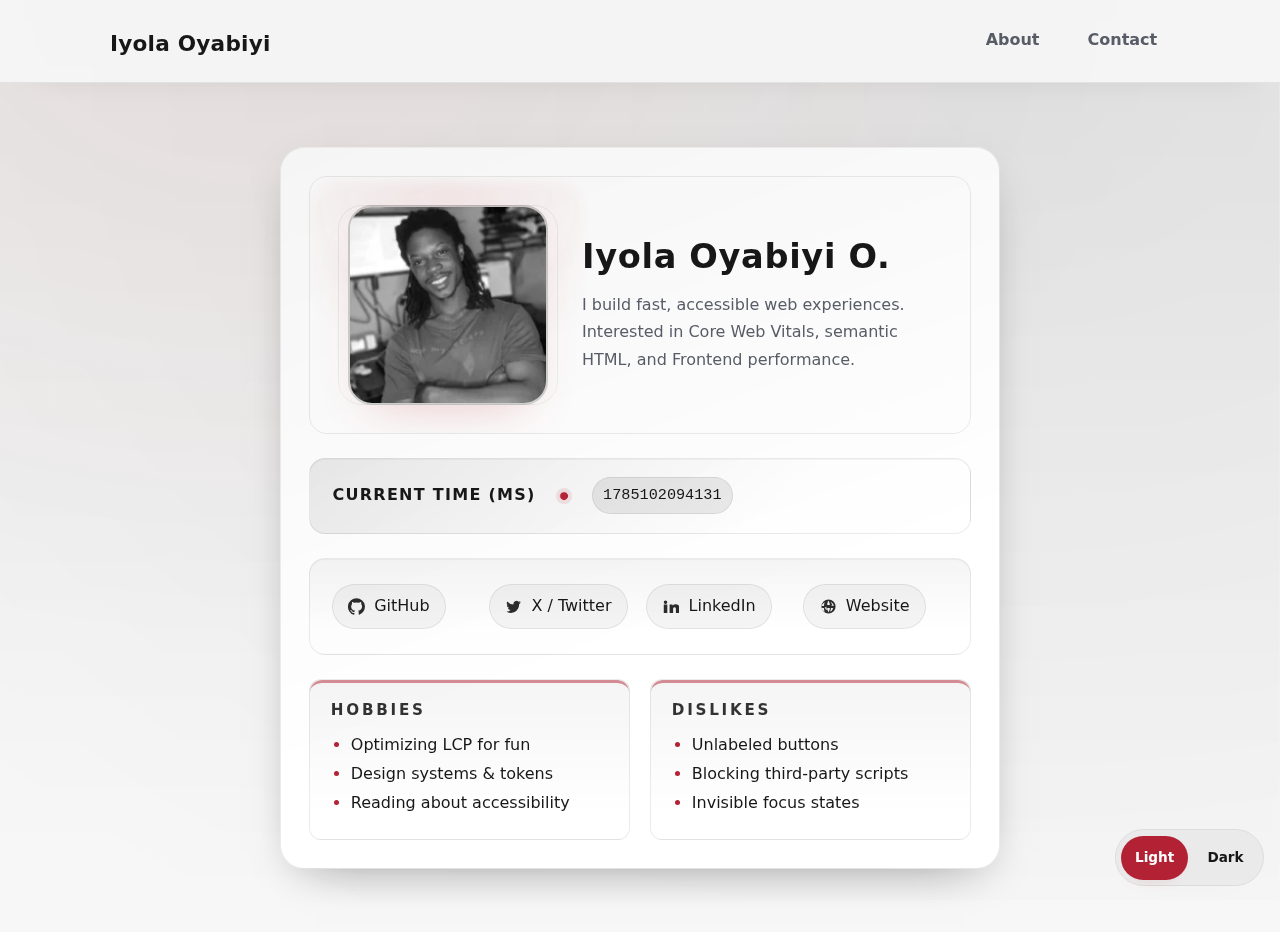
<file: index.html>
<!doctype html>
<html lang="en">
<head>
  <meta charset="utf-8">
  <meta name="viewport" content="width=device-width, initial-scale=1">
  <meta name="description" content="A personal website for HNG Internship">
  <title>Personal Website :: HNG Internship</title>
  <!-- Performance hints for external profile domains -->
  <link rel="dns-prefetch" href="https://github.com">
  <link rel="dns-prefetch" href="https://x.com">
  <link rel="dns-prefetch" href="https://www.linkedin.com">
  <link rel="dns-prefetch" href="https://iyoolaoyabiyi.com">
  <link rel="preconnect" href="https://github.com" crossorigin>
  <link rel="preconnect" href="https://x.com" crossorigin>
  <link rel="preconnect" href="https://www.linkedin.com" crossorigin>
  <link rel="preconnect" href="https://iyoolaoyabiyi.com" crossorigin>
  <link rel="preload" href="style.css" as="style">
  <link rel="stylesheet" href="style.css" >
  <script src="script.js" defer></script>
</head>
<body class="home">
  <a class="btn skip-link__btn" href="#main-content">Skip to main content</a>
  <div class="theme-toggle" role="group" aria-label="Toggle color theme">
    <button type="button" class="theme-toggle__btn" data-theme-control="light" aria-pressed="false">Light</button>
    <button type="button" class="theme-toggle__btn" data-theme-control="dark" aria-pressed="false">Dark</button>
  </div>
  <header class="site-header" data-component="site-header">
    <div class="site-header__inner">
      <h1><a class="site-header__brand" href="index.html">Iyola Oyabiyi</a></h1>
      <nav class="site-nav" aria-label="Primary navigation">
        <ul class="site-nav__list">
          <li><a href="about.html">About</a></li>
          <li><a href="contact.html">Contact</a></li>
        </ul>
      </nav>
    </div>
  </header>
  <main id="main-content" class="page-container" data-testid="page-main" tabindex="-1">
    <article class="page-container__card profile-card" data-testid="test-profile-card">

      <!-- Header: Avatar + Name + Bio -->
      <header class="profile-card__header" data-testid="header">
        <figure class="profile-card__avatar" data-testid="avatar-wrapper">
          <img
            src="assets/avatar-200.webp"
            width="200" height="200"
            alt="Iyola Oyabiyi"
            data-testid="test-user-avatar"
            decoding="async"
            loading="eager"
            fetchpriority="high"
          >
          <figcaption class="sr-only" data-testid="avatar-caption">Iyola Oyabiyi</figcaption>
        </figure>
        <div class="profile-card__intro">
          <h2 data-testid="test-user-name">Iyola Oyabiyi O.</h2>
          <p data-testid="test-user-bio">
            I build fast, accessible web experiences. Interested in Core Web Vitals, semantic HTML, and Frontend performance.
          </p>
        </div>
      </header>

      <!-- Meta: current time (ms) -->
      <div class="profile-card__meta" data-testid="meta-row" aria-live="polite">
        <span data-testid="meta-label">Current time (ms)</span>
        <span class="dot" aria-hidden="true"></span>
        <span data-testid="test-user-time">0</span>
      </div>

      <!-- Social links -->
      <nav class="profile-card__social" aria-label="Social links" data-testid="nav-social">
        <ul class="profile-card__social-list" data-testid="test-user-social-links">
          <li data-testid="social-item-github"><a data-testid="test-user-social-github" data-social="github" href="https://github.com/iyoolaoyabiyi" target="_blank" rel="noopener noreferrer" class="btn btn--icon">GitHub</a></li>
          <li data-testid="social-item-x"><a data-testid="test-user-social-twitter" data-social="twitter" href="https://x.com/iyoolaoyabiyi" target="_blank" rel="noopener noreferrer" class="btn btn--icon">X / Twitter</a></li>
          <li data-testid="social-item-linkedin"><a data-testid="test-user-social-linkedin" data-social="linkedin" href="https://www.linkedin.com/in/iyoolaoyabiyi" target="_blank" rel="noopener noreferrer" class="btn btn--icon">LinkedIn</a></li>
          <li data-testid="social-item-website"><a data-testid="test-user-social-website" data-social="website" href="https://iyoolaoyabiyi.com" target="_blank" rel="noopener noreferrer" class="btn btn--icon">Website</a></li>
        </ul>
      </nav>

      <!-- Hobbies & Dislikes -->
      <div class="profile-card__sections" data-testid="sections">
        <section aria-labelledby="hobbies-heading" data-testid="section-hobbies">
          <h3 id="hobbies-heading" data-testid="heading-hobbies">Hobbies</h3>
          <ul data-testid="test-user-hobbies">
            <li data-testid="hobby-1">Optimizing LCP for fun</li>
            <li data-testid="hobby-2">Design systems & tokens</li>
            <li data-testid="hobby-3">Reading about accessibility</li>
          </ul>
        </section>
        <section aria-labelledby="dislikes-heading" data-testid="section-dislikes">
          <h3 id="dislikes-heading" data-testid="heading-dislikes">Dislikes</h3>
          <ul data-testid="test-user-dislikes">
            <li data-testid="dislike-1">Unlabeled buttons</li>
            <li data-testid="dislike-2">Blocking third-party scripts</li>
            <li data-testid="dislike-3">Invisible focus states</li>
          </ul>
        </section>
      </div>
    </article>
  </main>
</body>
</html>
</file>
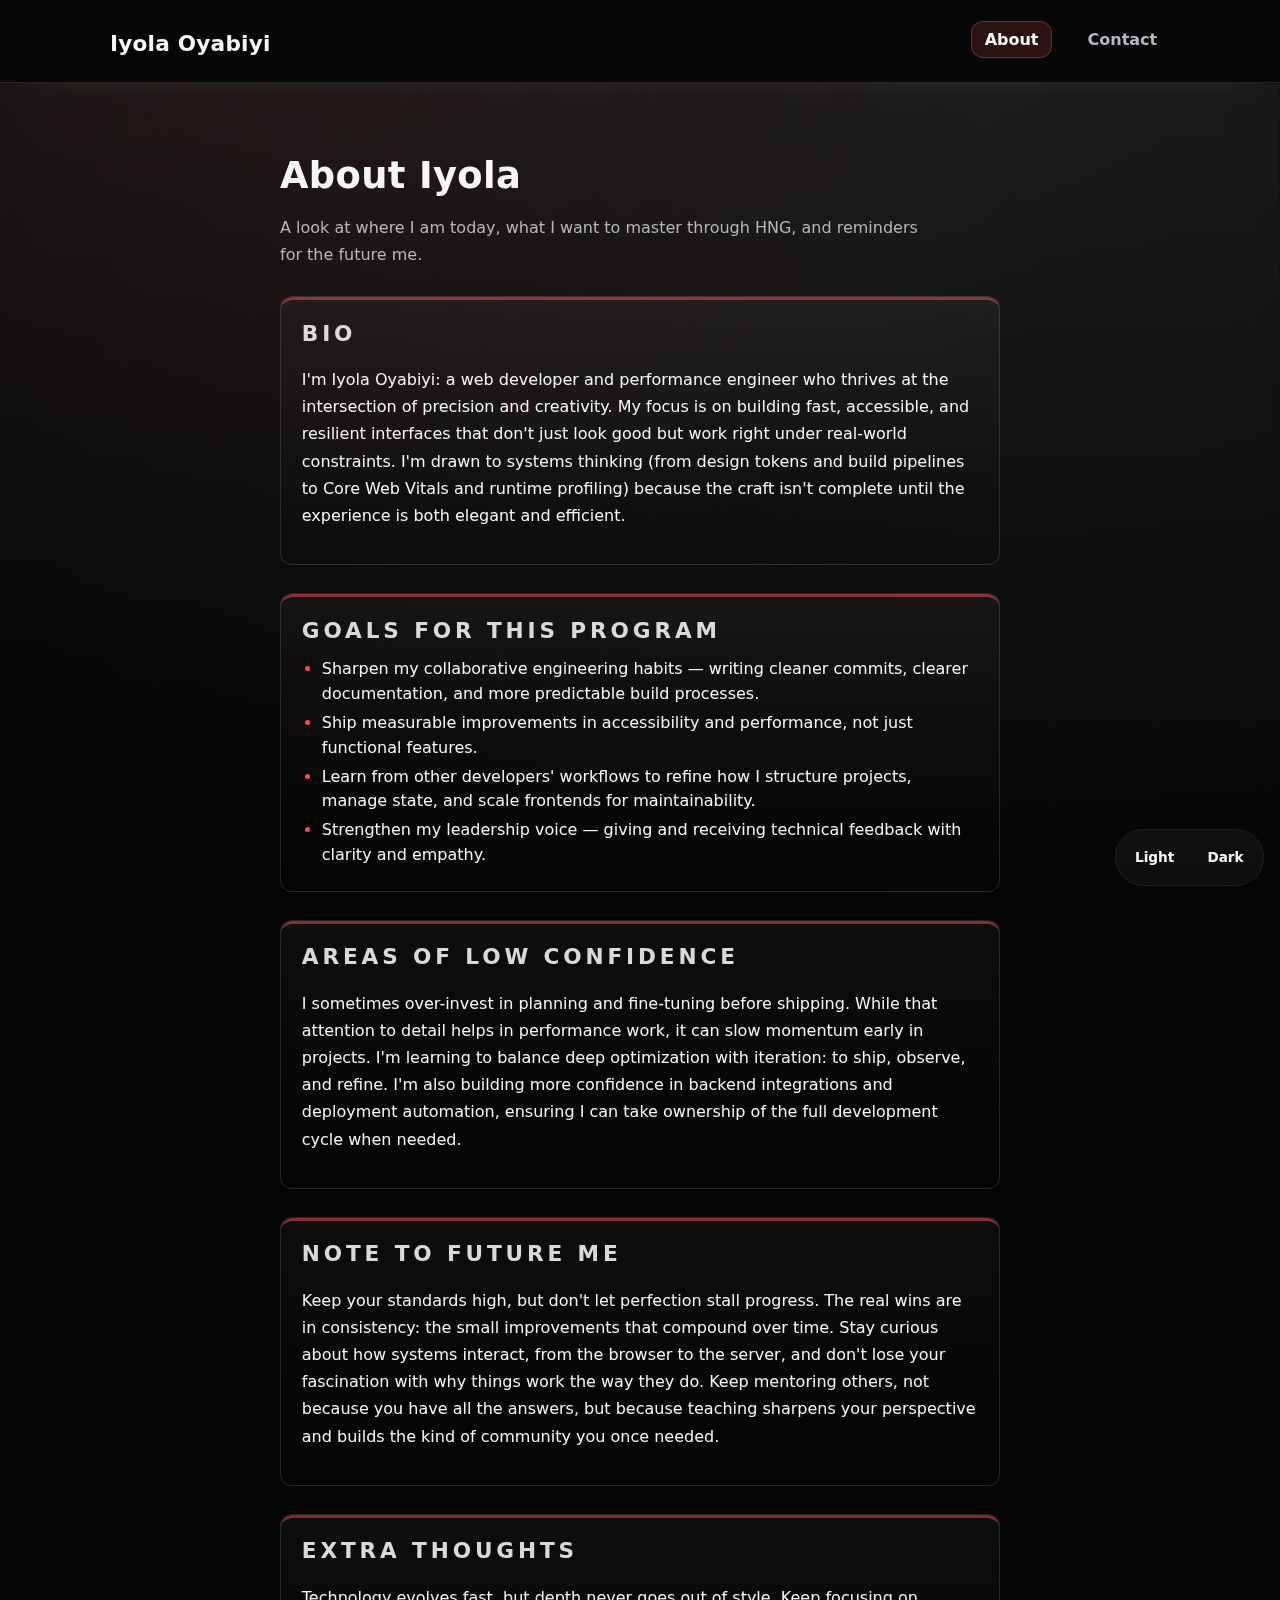
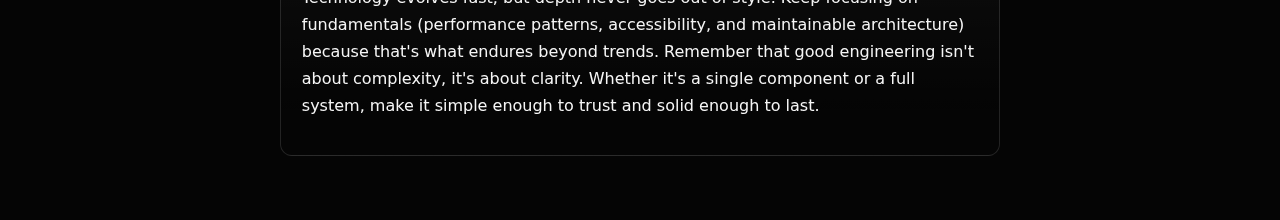
<file: about.html>
<!doctype html>
<html lang="en" data-theme="dark">
<head>
  <meta charset="utf-8">
  <meta name="viewport" content="width=device-width, initial-scale=1">
  <meta name="description" content="About Iyola Oyabiyi — reflections, goals, and notes for the HNG program.">
  <title>About Iyola Oyabiyi :: HNG Reflections</title>
  <!-- Performance hints for external profile domains -->
  <link rel="dns-prefetch" href="https://github.com">
  <link rel="dns-prefetch" href="https://x.com">
  <link rel="dns-prefetch" href="https://www.linkedin.com">
  <link rel="dns-prefetch" href="https://iyoolaoyabiyi.com">
  <link rel="preconnect" href="https://github.com" crossorigin>
  <link rel="preconnect" href="https://x.com" crossorigin>
  <link rel="preconnect" href="https://www.linkedin.com" crossorigin>
  <link rel="preconnect" href="https://iyoolaoyabiyi.com" crossorigin>
  <link rel="preload" href="style.css" as="style">
  <link rel="stylesheet" href="style.css">
  <script src="script.js" defer></script>
</head>
<body>
  <a class="btn skip-link__btn" href="#main-content">Skip to main content</a>
  <div class="theme-toggle" role="group" aria-label="Toggle color theme">
    <button type="button" class="theme-toggle__btn" data-theme-control="light" aria-pressed="false">Light</button>
    <button type="button" class="theme-toggle__btn" data-theme-control="dark" aria-pressed="false">Dark</button>
  </div>
  <header class="site-header" data-component="site-header">
    <div class="site-header__inner">
      <h1><a class="site-header__brand" href="index.html">Iyola Oyabiyi</a></h1>
      <nav class="site-nav" aria-label="Primary navigation">
        <ul class="site-nav__list">
          <li><a href="about.html" aria-current="page">About</a></li>
          <li><a href="contact.html">Contact</a></li>
        </ul>
      </nav>
    </div>
  </header>
  <main id="main-content" class="page-container" data-testid="test-about-page" tabindex="-1">
    <header class="page-container__intro">
      <h2>About Iyola</h2>
      <p>A look at where I am today, what I want to master through HNG, and reminders for the future me.</p>
    </header>

    <section class="about-page__section" data-testid="test-about-bio" aria-labelledby="about-bio-heading">
      <h3 id="about-bio-heading">Bio</h3>
      <p>I'm Iyola Oyabiyi: a web developer and performance engineer who thrives at the intersection of precision and creativity. My focus is on building fast, accessible, and resilient interfaces that don't just look good but work right under real-world constraints. I'm drawn to systems thinking (from design tokens and build pipelines to Core Web Vitals and runtime profiling) because the craft isn't complete until the experience is both elegant and efficient.</p>
    </section>

    <section class="about-page__section" data-testid="test-about-goals" aria-labelledby="about-goals-heading">
      <h3 id="about-goals-heading">Goals for This Program</h3>
      <ul>
        <li>Sharpen my collaborative engineering habits — writing cleaner commits, clearer documentation, and more predictable build processes.</li>
        <li>Ship measurable improvements in accessibility and performance, not just functional features.</li>
        <li>Learn from other developers' workflows to refine how I structure projects, manage state, and scale frontends for maintainability.</li>
        <li>Strengthen my leadership voice — giving and receiving technical feedback with clarity and empathy.</li>
      </ul>
    </section>

    <section class="about-page__section" data-testid="test-about-confidence" aria-labelledby="about-confidence-heading">
      <h3 id="about-confidence-heading">Areas of Low Confidence</h3>
      <p>I sometimes over-invest in planning and fine-tuning before shipping. While that attention to detail helps in performance work, it can slow momentum early in projects. I'm learning to balance deep optimization with iteration: to ship, observe, and refine. I'm also building more confidence in backend integrations and deployment automation, ensuring I can take ownership of the full development cycle when needed.</p>
    </section>

    <section class="about-page__section" data-testid="test-about-future-note" aria-labelledby="about-future-heading">
      <h3 id="about-future-heading">Note to Future Me</h3>
      <p>Keep your standards high, but don't let perfection stall progress. The real wins are in consistency: the small improvements that compound over time. Stay curious about how systems interact, from the browser to the server, and don't lose your fascination with why things work the way they do. Keep mentoring others, not because you have all the answers, but because teaching sharpens your perspective and builds the kind of community you once needed.</p>
    </section>

    <section class="about-page__section" data-testid="test-about-extra" aria-labelledby="about-extra-heading">
      <h3 id="about-extra-heading">Extra Thoughts</h3>
      <p>Technology evolves fast, but depth never goes out of style. Keep focusing on fundamentals  (performance patterns, accessibility, and maintainable architecture) because that's what endures beyond trends. Remember that good engineering isn't about complexity, it's about clarity. Whether it's a single component or a full system, make it simple enough to trust and solid enough to last.</p>
    </section>
  </main>
</body>
</html>
</file>
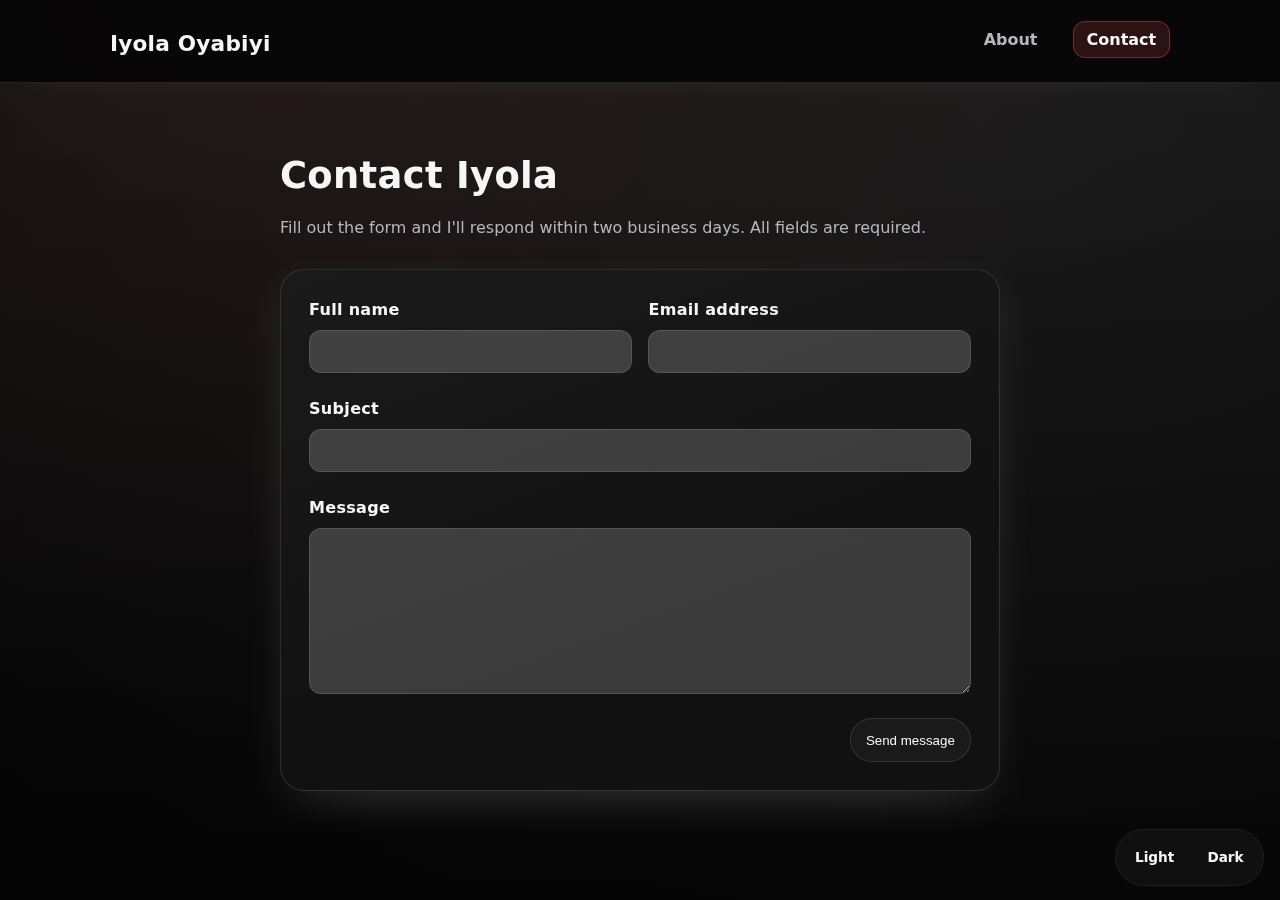
<file: contact.html>
<!doctype html>
<html lang="en">
<head>
  <meta charset="utf-8">
  <meta name="viewport" content="width=device-width, initial-scale=1">
  <meta name="description" content="Contact Iyola Oyabiyi — accessibility-focused frontend engineer.">
  <title>Contact Iyola Oyabiyi :: Let's Collaborate</title>
  <!-- Performance hints for external profile domains -->
  <link rel="dns-prefetch" href="https://github.com">
  <link rel="dns-prefetch" href="https://x.com">
  <link rel="dns-prefetch" href="https://www.linkedin.com">
  <link rel="dns-prefetch" href="https://iyoolaoyabiyi.com">
  <link rel="preconnect" href="https://github.com" crossorigin>
  <link rel="preconnect" href="https://x.com" crossorigin>
  <link rel="preconnect" href="https://www.linkedin.com" crossorigin>
  <link rel="preconnect" href="https://iyoolaoyabiyi.com" crossorigin>
  <link rel="preload" href="style.css" as="style">
  <link rel="stylesheet" href="style.css" media='all'">
  <script src="script.js" defer></script>
</head>
<body>
  <a class="btn skip-link__btn" href="#main-content">Skip to main content</a>
  <div class="theme-toggle" role="group" aria-label="Toggle color theme">
    <button type="button" class="theme-toggle__btn" data-theme-control="light" aria-pressed="false">Light</button>
    <button type="button" class="theme-toggle__btn" data-theme-control="dark" aria-pressed="false">Dark</button>
  </div>
  <header class="site-header" data-component="site-header">
    <div class="site-header__inner">
      <h1><a class="site-header__brand" href="index.html">Iyola Oyabiyi</a></h1>
      <nav class="site-nav" aria-label="Primary navigation">
        <ul class="site-nav__list">
          <li><a href="about.html">About</a></li>
          <li><a href="contact.html" aria-current="page">Contact</a></li>
        </ul>
      </nav>
    </div>
  </header>
  <main id="main-content" class="page-container" data-testid="test-contact-page" tabindex="-1">
    <header class="page-container__intro">
      <h2>Contact Iyola</h2>
      <p>Fill out the form and I'll respond within two business days. All fields are required.</p>
    </header>
    
    <form class="page-container__card" data-testid="test-contact-form" aria-describedby="contact-form-success" novalidate>
      <div data-testid="test-contact-success" role="status" aria-live="polite" class="contact-form__success hidden" id="contact-form-success">
        <p>
          Thanks! Your message has been sent successfully. I'll get back to you soon.
        </p>
        <button class="btn" id="closeSuccessMsgBtn">Send another message</button>
      </div>
      <div data-testid="test-contact-fields" class="contact-form__fields" aria-live="polite">
        <div class="contact-form__row">
          <div class="contact-form__field">
            <label for="contact-name">Full name</label>
            <input
              type="text"
              id="contact-name"
              name="fullName"
              data-testid="test-contact-name"
              required
              autocomplete="name"
              aria-describedby="contact-error-name"
            >
            <p class="contact-form__error" id="contact-error-name" data-testid="test-contact-error-name" aria-live="polite"></p>
          </div>
          <div class="contact-form__field">
            <label for="contact-email">Email address</label>
            <input
              type="email"
              id="contact-email"
              name="email"
              data-testid="test-contact-email"
              required
              autocomplete="email"
              aria-describedby="contact-error-email"
            >
            <p class="contact-form__error" id="contact-error-email" data-testid="test-contact-error-email" aria-live="polite"></p>
          </div>
        </div>
        <div class="contact-form__field">
          <label for="contact-subject">Subject</label>
          <input
            type="text"
            id="contact-subject"
            name="subject"
            data-testid="test-contact-subject"
            required
            aria-describedby="contact-error-subject"
          >
          <p class="contact-form__error" id="contact-error-subject" data-testid="test-contact-error-subject" aria-live="polite"></p>
        </div>
        <div class="contact-form__field">
          <label for="contact-message">Message</label>
          <textarea
            id="contact-message"
            name="message"
            data-testid="test-contact-message"
            required
            minlength="10"
            rows="6"
            aria-describedby="contact-error-message"
          ></textarea>
          <p class="contact-form__error" id="contact-error-message" data-testid="test-contact-error-message" aria-live="polite"></p>
        </div>
        <div class="form-actions">
          <button type="submit" class="btn" data-testid="test-contact-submit">Send message</button>
        </div>
      </div>
    </form>
  </main>
</body>
</html>
</file>
<file: style.css>
/* Base, Tokens, and Resets */
*, *::before, *::after {
  box-sizing: border-box;
}

:root {
  --neutral-0: #ffffff;
  --bg: #050505;
  --card: #111111;
  --fg: #f6f6f6;
  --muted: #b4b7bf;
  --border: #202020;
  --tint-surface: rgba(255,255,255,.04);
  --tint-surface-strong: rgba(255,255,255,.08);
  --tint-surface-stronger: rgba(255,255,255,.18);
  --tint-outline: rgba(255,255,255,.12);
  --card-shadow: 0 28px 64px -48px rgba(200,200,200,.25);
  --accent: rgb(255, 76, 76);
  --accent-soft: rgba(210,74,79,.18);
  --accent-softer: rgba(210,74,79,.28);
  --accent-strong: rgba(210,74,79,.45);
  --accent-glow: rgba(210,74,79,.12);
  --focus: var(--muted);
  --error: rgb(255, 76, 76);
  --success-bg: #166534;
  --success-border: rgba(34, 197, 94, .45);
}
:root[data-theme="light"] {
  --bg:#f7f7f7;
  --card:#ffffff;
  --fg:#171717;
  --muted:#585c66;
  --border:#dcdcdc;
  --tint-surface: rgba(0,0,0,.04);
  --tint-surface-strong: rgba(0,0,0,.08);
  --tint-surface-stronger: rgba(0,0,0,.18);
  --tint-outline: rgba(0,0,0,.08);
  --card-shadow: 0 18px 50px -36px rgba(32,32,32,.6);
  --accent: rgb(178, 34, 52);
  --accent-soft: rgba(194,58,62,.12);
  --accent-softer: rgba(194,58,62,.2);
  --accent-strong: rgba(194,58,62,.28);
  --accent-glow: rgba(194,58,62,.08);
  --error: rgb(178, 34, 52);
  --success-bg: rgba(34, 197, 94, .18);
  --neutral-0: #ffffff;
}

body {
  margin: 0;
  font: 16px/1.55 system-ui, -apple-system, Segoe UI, Roboto, Ubuntu, Cantarell, Noto Sans, Helvetica, Arial, "Apple Color Emoji", "Segoe UI Emoji";
  color: var(--fg);
  background: var(--bg);
  position: relative;
  min-height: 100%;
  isolation: isolate;
}
body::before {
  content: "";
  position: fixed;
  inset: 0;
  z-index: -1;
  pointer-events: none;
  background:
    radial-gradient(120% 120% at 20% 0%, var(--accent-glow), transparent 60%),
    radial-gradient(160% 160% at 80% 10%, var(--tint-surface-strong), transparent 70%),
    linear-gradient(180deg, var(--tint-surface-strong), transparent);
  opacity: .65;
  filter: saturate(105%);
  will-change: transform;
  animation: glowShift 18s ease-in-out infinite alternate;
}

.btn {
  cursor: pointer;
  display: inline-flex;
  align-items: center;
  gap: .55rem;
  padding: .55rem .95rem;
  border: 1px solid var(--tint-outline);
  border-radius: 999px;
  text-decoration: none;
  color: var(--fg);
  background: var(--tint-surface);
  transition: transform .3s ease, box-shadow .3s ease, border-color .3s ease, background .3s ease;
  position: relative;
  --icon-mask: none;
}
.btn:hover,
.btn:focus-visible {
  border-color: var(--accent);
  background: var(--accent-glow);
  transform: translateY(-2px);
  box-shadow: 0 12px 26px -18px var(--accent-strong);
}
.btn--icon::before {
  content: "";
  width: 1.1rem;
  height: 1.1rem;
  flex: 0 0 1.1rem;
  background-color: currentColor;
  mask: var(--icon-mask) center/contain no-repeat;
  -webkit-mask: var(--icon-mask) center/contain no-repeat;
  opacity: .9;
}

.skip-link__btn {
  position: fixed;
  top: .85rem;
  left: 1rem;
  border-radius: 10px;
  font-weight: 600;
  letter-spacing: .02em;
  transform: translateY(-200%);
  z-index: 120;
  background-color: var(--bg);
}
.skip-link__btn:focus-visible, .skip-link__btn:hover {
  outline: 2px solid var(--focus);
  outline-offset: 2px;
  border: none;
  background: var(--accent);
}

.theme-toggle {
  position: fixed;
  bottom: .85rem;
  right: 1rem;
  z-index: 110;
  display: flex;
  gap: .35rem;
  padding: .35rem;
  background: var(--tint-surface);
  color: var(--fg);
  border: 1px solid var(--border);
  border-radius: 999px;
  backdrop-filter: blur(12px);
  box-shadow: 0 12px 30px -24px var(--tint-surface-strong)
}
.theme-toggle__btn {
  appearance: none;
  border: 1px solid transparent;
  background: transparent;
  color: inherit;
  font: inherit;
  font-size: .85rem;
  font-weight: 600;
  padding: .4rem .8rem;
  border-radius: 999px;
  cursor: pointer;
  transition: background-color .2s ease, color .2s ease, box-shadow .2s ease;
}
:root[data-theme="dark"] .theme-toggle__btn[aria-pressed="true"] {
  --accent: rgb(178, 34, 52);
}
.theme-toggle__btn[aria-pressed="true"] {
  background: var(--accent);
  color: var(--neutral-0);
  box-shadow: 0 8px 20px -14px var(--accent-strong);
}
.theme-toggle__btn:hover {
  border-color: var(--muted)
}
.theme-toggle__btn:focus-visible {
  outline: 2px solid var(--focus);
  outline-offset: 2px;
}
@media (max-width: 480px) {
  .theme-toggle {
    left: 1rem;
    right: 1rem;
    justify-content: center;
  }
}

/* Site Header */
.site-header {
  position: sticky;
  top: 0;
  z-index: 95;
  backdrop-filter: blur(12px);
  background: var(--bg);
  background: color-mix(in srgb, var(--bg) 88%, transparent);
  border-bottom: 1px solid var(--tint-outline);
  box-shadow: 0 18px 34px -32px var(--tint-surface-stronger);
}
.site-header__inner {
  max-width: min(1100px, 100% - 2.5rem);
  margin: 0 auto;
  display: flex;
  align-items: center;
  justify-content: space-between;
  gap: 1.5rem;
  padding: 1rem 1.25rem;
}
.site-header__brand {
  font-weight: 700;
  letter-spacing: .01em;
  color: var(--fg);
  text-decoration: none;
  font-size: clamp(1.1rem, 3vw, 1.35rem);
}
.site-header__inner h1 {
  margin: 0;
}
.site-header__inner h1:hover {
  text-decoration: underline;
}
.site-nav__list {
  list-style: none;
  display: flex;
  gap: clamp(.75rem, 2vw, 1.4rem);
  padding: 0;
  margin: 0;
}
.site-nav__list a {
  position: relative;
  text-decoration: none;
  color: var(--muted);
  font-weight: 600;
  padding: .5rem .8rem;
  border-radius: 12px;
  transition: color .2s ease, background-color .2s ease;
}
.site-nav__list a:hover,
.site-nav__list a:focus-visible {
  color: var(--fg);
  background: var(--accent-soft);
}
.site-nav__list a[aria-current="page"] {
  color: var(--fg);
  background: var(--accent-soft);
  border: 1px solid var(--accent-strong);
}
@media (max-width: 640px) {
  .site-header__inner {
    flex-direction: column;
    align-items: stretch;
    text-align: center;
  }
  .site-nav__list {
    justify-content: center;
  }
}
@media (max-width: 320px) {
  .site-nav__list {
    flex-direction: column;
  }
}

/* Layout Shell */
.page-container {
  max-width: min(760px, 100%);
  margin: 0 auto;
  padding: 4rem 1.25rem 5rem;
  display: grid;
  gap: 1.75rem;
  min-height: 100%;
}
.page-container__intro {
  display: grid;
  gap: .65rem;
  max-width: 65ch;
}
.page-container__intro h2 {
  margin: 0;
  font-size: clamp(1.6rem, 4vw, 2.3rem);
  color: var(--fg);
  letter-spacing: .01em;
}
.page-container__intro p {
  margin: 0;
  color: var(--muted);
  line-height: 1.7;
}
@media (min-width: 425px) {
  .page-container {
    padding: 4rem 1.25rem;
  }
}

.page-container__card {
  display: grid;
  gap: clamp(1rem, 3vw, 1.5rem);
  background: linear-gradient(160deg, var(--tint-surface) 0%, transparent 65%), var(--card);
  border: 1px solid var(--tint-outline);
  border-radius: 24px;
  padding: clamp(1.1rem, 4vw, 1.75rem);
  box-shadow: 0 14px 40px var(--tint-surface-strong), var(--card-shadow);
  overflow: clip;
  position: relative;
  transition: transform .45s ease, box-shadow .45s ease, border-color .45s ease;
  will-change: transform;
}
.page-container__card::after {
  content: "";
  position: absolute;
  inset: 1px;
  border-radius: 18px;
  pointer-events: none;
  background: linear-gradient(180deg, var(--tint-surface-strong), transparent 70%);
  opacity: 0;
  transition: opacity .5s ease;
}
.page-container__card:hover {
  transform: translateY(-6px);
  border-color: var(--accent);
  box-shadow: 0 18px 48px var(--tint-outline), 0 32px 64px -26px var(--accent-strong);
}
.page-container__card:hover::after { opacity: 1; }

/* Profile Card */
.profile-card {
  /* Mobile-first grid areas */
  grid-template-columns: 1fr;
  grid-template-areas:
    "header"
    "meta"
    "social"
    "sections";
  margin: 0 auto;
}
/* .profile-card { 
  min-height: 100%; 
  place-items: center; 
} */

/* Grid area hooks */
.profile-card__header   { grid-area: header; }
.profile-card__meta     { grid-area: meta; }
.profile-card__social   { grid-area: social; }
.profile-card__sections { grid-area: sections; }

/* Header cluster */
.profile-card__header {
  display: grid;
  gap: 1.5rem;
  align-items: center;
  padding: clamp(1rem, 4vw, 1.75rem);
  border-radius: 18px;
  border: 1px solid var(--tint-outline);
  background: linear-gradient(145deg, var(--tint-surface) transparent 65%);
  position: relative;
  overflow: hidden;
}
.profile-card__header::after {
  content: "";
  position: absolute;
  inset: 0;
  background: radial-gradient(120% 120% at 15% 20%, var(--accent-glow), transparent 70%);
  opacity: .35;
  pointer-events: none;
  mix-blend-mode: screen;
}
.profile-card__header > * { 
  position: relative; 
  z-index: 1;
}
@media (min-width: 640px) {
  .profile-card__header {
    grid-template-columns: minmax(140px, 220px) 1fr;
  }
}

.profile-card__avatar {
  margin: 0;
  display: grid;
  place-items: center;
  position: relative;
  isolation: isolate;
}
.profile-card__avatar::before {
  content: "";
  position: absolute;
  inset: -12%;
  border-radius: 28px;
  background: radial-gradient(circle at top, var(--accent-soft), transparent 70%);
  filter: blur(6px);
  opacity: .8;
  z-index: -2;
}
.profile-card__avatar::after {
  content: "";
  position: absolute;
  inset: 0;
  border-radius: 24px;
  border: 1px solid var(--tint-outline);
  z-index: -1;
  opacity: .75;
}
.profile-card__avatar img {
  width: min(36vw, 200px);
  height: auto;
  aspect-ratio: 1 / 1;
  object-fit: cover;
  object-position: center;
  border-radius: 24px;
  border: 2px solid var(--tint-surface-stronger);
  box-shadow: 0 22px 50px -24px var(--accent-strong);
  transition: transform .55s ease, box-shadow .55s ease, border-color .55s ease;
  animation: avatarGlow 10s ease-in-out infinite alternate;
  will-change: transform, box-shadow;
}
.profile-card__header:hover .profile-card__avatar img {
  transform: translateY(-6px) scale(1.02);
  border-color: var(--accent);
  box-shadow: 0 26px 60px -24px var(--accent-strong);
}

.profile-card__intro {
  display: grid;
  gap: clamp(.75rem, 2.5vw, .85rem);
}
@media (max-width: 639px) {
  .profile-card__header {
    justify-items: center;
    text-align: center;
  }
  .profile-card__intro {
    justify-items: center;
    text-align: center;
  }
}
.profile-card__intro h2 {
  margin: 0;
  font-size: clamp(1.45rem, 4vw, 2.1rem);
  color: var(--fg);
  letter-spacing: .02em;
  line-height: 1.2;
}
.profile-card__intro p {
  margin: 0;
  color: var(--muted);
  max-width: 46ch;
  line-height: 1.7;
}

/* Meta row */
.profile-card__meta {
  display: flex;
  gap: clamp(1rem, 2.2vw, 1.5rem);
  align-items: center;
  color: var(--muted);
  padding: clamp(.9rem, 3vw, 1.15rem) clamp(1rem, 4vw, 1.4rem);
  border-radius: 16px;
  border: 1px solid var(--tint-outline);
  background: linear-gradient(140deg, var(--tint-surface-strong), transparent 70%);
  box-shadow: inset 0 1px 0 var(--tint-surface);
  transition: border-color .3s ease, box-shadow .3s ease, transform .3s ease;
}
.profile-card__meta span[data-testid="meta-label"] {
  font-weight: 600;
  color: var(--fg);
  letter-spacing: .08em;
  text-transform: uppercase;
}
.profile-card__meta:hover {
  border-color: var(--accent);
  box-shadow: inset 0 1px 0 var(--tint-surface-strong), 0 14px 28px -18px var(--accent-soft);
  transform: translateY(-2px);
}
.profile-card__meta .dot {
  width: 8px;
  height: 8px;
  border-radius: 50%;
  background: var(--accent);
  display: inline-block;
  box-shadow: 0 0 0 4px var(--accent-soft);
  animation: pulseDot 2.8s ease-in-out infinite;
  will-change: transform;
}
.profile-card__meta [data-testid="test-user-time"] {
  font-family: "JetBrains Mono", "Fira Code", Consolas, monospace;
  font-size: .95rem;
  padding: .35rem .65rem;
  border-radius: 999px;
  background: var(--tint-surface-strong);
  color: var(--fg);
  border: 1px solid var(--tint-outline);
  justify-self: start;
}

@media (max-width: 480px) {
  .profile-card__meta {
    grid-template-columns: 1fr;
    text-align: center;
    flex-flow: column nowrap;
  }
  .profile-card__meta span[data-testid="meta-label"],
  .profile-card__meta .dot,
  .profile-card__meta [data-testid="test-user-time"] {
    justify-self: center;
  }
}

/* Lists */
.profile-card__sections { display: grid; gap: 1.25rem; }
@media (min-width: 720px) { 
  .profile-card__sections { 
    grid-template-columns: repeat(2, minmax(0, 1fr)); 
  }
}
section {
  border: 1px solid var(--tint-outline);
  border-radius: 12px;
  padding: 1.2rem 1.3rem;
  background: linear-gradient(180deg, var(--tint-surface), transparent 85%);
  transition: transform .3s ease, box-shadow .3s ease, border-color .3s ease;
  position: relative;
  overflow: hidden;
}
section::before {
  content: "";
  position: absolute;
  inset: 0;
  border-radius: inherit;
  border-top: 3px solid var(--accent);
  opacity: .5;
  pointer-events: none;
}
section::after {
  content: "";
  position: absolute;
  inset: 0;
  background: linear-gradient(120deg, transparent, var(--tint-surface) 30%, transparent 60%);
  opacity: 0;
  transition: opacity .4s ease;
  pointer-events: none;
}
section:hover {
  transform: translateY(-3px);
  border-color: var(--accent);
  border-top: none;
  box-shadow: 0 16px 32px -24px var(--accent-strong);
}
section:hover::after { 
  opacity: 1; 
}
section h3 {
  margin: 0 0 .65rem;
  font-size: .95rem;
  letter-spacing: .18em;
  text-transform: uppercase;
  color: var(--fg);
  opacity: .88;
}
section p {
  line-height: 1.7;
}
ul { 
  margin: 0; 
  padding-left: 1.25rem; 
}
li { 
  margin: .25rem 0; 
  color: var(--fg); 
}
li::marker { 
  color: var(--accent); 
}

/* Social */
.profile-card__social {
  border: 1px solid var(--tint-outline);
  border-radius: 16px;
  padding: 1.35rem;
  background: linear-gradient(180deg, var(--tint-surface), transparent 75%);
  box-shadow: inset 0 1px 0 var(--tint-surface);
  display: grid;
  gap: 1rem;
}
.profile-card__social-list {
  display: grid;
  gap: .6rem .75rem;
  grid-template-columns: repeat(auto-fit, minmax(140px, 1fr));
  list-style: none;
  padding: 0;
  margin: 0;
}
.profile-card__social-list a[data-social="github"]  { 
  --icon-mask: url("data:image/svg+xml,%3Csvg xmlns='http://www.w3.org/2000/svg' viewBox='0 0 24 24'%3E%3Cpath fill='%23000' d='M12 .3a12 12 0 0 0-3.8 23.4c.6.1.8-.2.8-.6v-2.1c-3.3.7-4-1.6-4-1.6-.5-1.2-1.3-1.5-1.3-1.5-1.1-.8.1-.8.1-.8 1.2.1 1.8 1.3 1.8 1.3 1.1 1.8 2.9 1.3 3.6 1 .1-.8.4-1.3.8-1.6-2.7-.3-5.5-1.3-5.5-6 0-1.3.5-2.4 1.3-3.2-.1-.3-.6-1.5.1-3.1 0 0 1-.3 3.3 1.2a11.5 11.5 0 0 1 6 0c2.2-1.5 3.2-1.2 3.2-1.2.7 1.6.2 2.8.1 3.1.8.8 1.3 1.9 1.3 3.2 0 4.7-2.8 5.7-5.5 6 .4.3.8 1 .8 2.1v3.1c0 .4.2.8.8.6A12 12 0 0 0 12 .3z'/%3E%3C/svg%3E"); 
}
.profile-card__social-list a[data-social="twitter"] { 
  --icon-mask: url("data:image/svg+xml,%3Csvg xmlns='http://www.w3.org/2000/svg' viewBox='0 0 24 24'%3E%3Cpath fill='%23000' d='M22.46 6c-.77.35-1.6.58-2.46.69a4.2 4.2 0 0 0 1.84-2.33 8.4 8.4 0 0 1-2.68 1.03 4.18 4.18 0 0 0-7.12 3.81A11.85 11.85 0 0 1 3.16 4.9a4.18 4.18 0 0 0 1.29 5.59 4.14 4.14 0 0 1-1.9-.53v.05a4.18 4.18 0 0 0 3.35 4.1 4.2 4.2 0 0 1-1.89.07 4.18 4.18 0 0 0 3.9 2.9A8.4 8.4 0 0 1 2 19.54 11.83 11.83 0 0 0 8.29 21c7.55 0 11.68-6.26 11.68-11.68 0-.18-.01-.35-.02-.53A8.36 8.36 0 0 0 22.46 6z'/%3E%3C/svg%3E"); 
}
.profile-card__social-list a[data-social="linkedin"] { 
  --icon-mask: url("data:image/svg+xml,%3Csvg xmlns='http://www.w3.org/2000/svg' viewBox='0 0 24 24'%3E%3Cpath fill='%23000' d='M4.98 3.5a2.5 2.5 0 1 1 0 5 2.5 2.5 0 0 1 0-5zM2.5 9h5v12h-5V9zm7.5 0h4.8l.3 1.7h.1c.7-1.2 2.3-2 4.2-2 4.4 0 5.2 2.9 5.2 6.8V21h-5v-5.2c0-1.2 0-2.8-1.8-2.8-1.8 0-2.1 1.4-2.1 2.7V21h-5V9z'/%3E%3C/svg%3E"); 
}
.profile-card__social-list a[data-social="website"] { 
  --icon-mask: url("data:image/svg+xml,%3Csvg xmlns='http://www.w3.org/2000/svg' viewBox='0 0 24 24'%3E%3Cpath fill='%23000' d='M12 2a10 10 0 1 0 0 20 10 10 0 0 0 0-20zm7.6 9h-3.1c-.1-2-.5-3.9-1.2-5.4 2.2.9 3.7 3 4.3 5.4zM12 4c1.1 1.5 1.8 3.6 1.9 6h-3.8c.1-2.4.8-4.5 1.9-6zM6.7 6c-.7 1.5-1.1 3.4-1.2 5.4H2.4C3 9 4.5 6.9 6.7 6zm-4.3 8h3.1c.1 2 .5 3.9 1.2 5.4-2.2-.9-3.7-3-4.3-5.4zM12 20c-1.1-1.5-1.8-3.6-1.9-6h3.8c-.1 2.4-.8 4.5-1.9 6zm2.2-.6c.7-1.5 1.1-3.4 1.2-5.4h3.1c-.6 2.4-2.1 4.5-4.3 5.4zM9 12c.1 1.9.5 3.7 1.1 5.1-1.7-.7-3-2.3-3.4-4.2H9zm6-2h2.3c-.4-1.9-1.7-3.5-3.4-4.2.6 1.5 1 3.2 1.1 5.1z'/%3E%3C/svg%3E"); 
}

/* About page layout */
[data-testid="test-about-page"] .about-page__section h3 {
  font-size: clamp(1.1rem, 3vw, 1.35rem);
}

/* Contact page layout */
.contact-form__fields {
  display: grid;
  gap: 1.5rem;
}
.contact-form__row {
  display: grid;
  gap: 1.05rem;
}
@media (min-width: 640px) {
  .contact-form__row {
    grid-template-columns: repeat(2, minmax(0, 1fr));
  }
}
.contact-form__field {
  display: grid;
  gap: .45rem;
  align-content: start;
}
.contact-form__field label {
  font-weight: 600;
  color: var(--fg);
  letter-spacing: .02em;
}
.contact-form__field input,
.contact-form__field textarea {
  width: 100%;
  padding: .5rem .9rem;
  border-radius: 12px;
  border: 1px solid var(--tint-outline);
  background: var(--tint-surface-stronger);
  color: var(--fg);
  font: inherit;
  transition: border-color .2s ease, box-shadow .2s ease, background .2s ease;
  resize: vertical;
}
.contact-form__field input:focus-visible,
.contact-form__field textarea:focus-visible {
  border-color: var(--accent);
  box-shadow: 0 0 0 3px var(--accent-glow);
  background: var(--tint-surface-stronger);
}
.contact-form__field input[aria-invalid="true"],
.contact-form__field textarea[aria-invalid="true"] {
  border-color: var(--error);
  box-shadow: 0 0 0 2px var(--accent-softer);
}
.contact-form__error {
  margin: 0;
  color: var(--error);
  font-size: .9rem;
  min-height: 1.1rem;
}
.contact-form__error:empty {
  display: none;
}
.form-actions {
  display: flex;
  justify-content: flex-end;
}
.contact-form__success {
  display: grid;
  gap: 1.5rem;
  justify-items: start;
}
.contact-form__success p {
  margin: 0;
  padding: 1rem 1.2rem;
  border-radius: 14px;
  background: var(--success-bg);
  border: 1px solid var(--success-border);
  color: var(--fg);
  font-weight: 600;
}

/* Focus styles for keyboard navigation */
a, button {
  min-width: 44px;
  min-height: 44px;
}
a { 
  outline-offset: 3px; 
}
:focus-visible { 
  outline: 3px solid var(--focus); 
}

/* Utils */
.u-sr-only, .sr-only { 
  position: absolute; 
  width: 1px; 
  height: 1px; 
  padding: 0; 
  margin: -1px; 
  overflow: hidden; 
  clip: rect(0,0,0,0); 
  white-space: nowrap; 
  border: 0; 
}
.hidden {
  display: none;
}

/* Animations */
@keyframes glowShift {
  0% { transform: translate3d(-1%, -1%, 0) scale(1); }
  50% { transform: translate3d(1%, 0, 0) scale(1.02); }
  100% { transform: translate3d(0, 1%, 0) scale(1.01); }
}
@keyframes avatarGlow {
  0%, 100% { box-shadow: 0 12px 32px -18px var(--accent-soft); }
  50% { box-shadow: 0 18px 42px -16px var(--accent-softer); }
}
@keyframes pulseDot {
  0%, 100% { transform: scale(1); opacity: .95; }
  50% { transform: scale(1.35); opacity: 1; }
}
@media (prefers-reduced-motion: reduce) {
  *, *::before, *::after {
    animation-duration: .001ms !important;
    animation-iteration-count: 1 !important;
    transition-duration: .001ms !important;
  }
}
</file>
